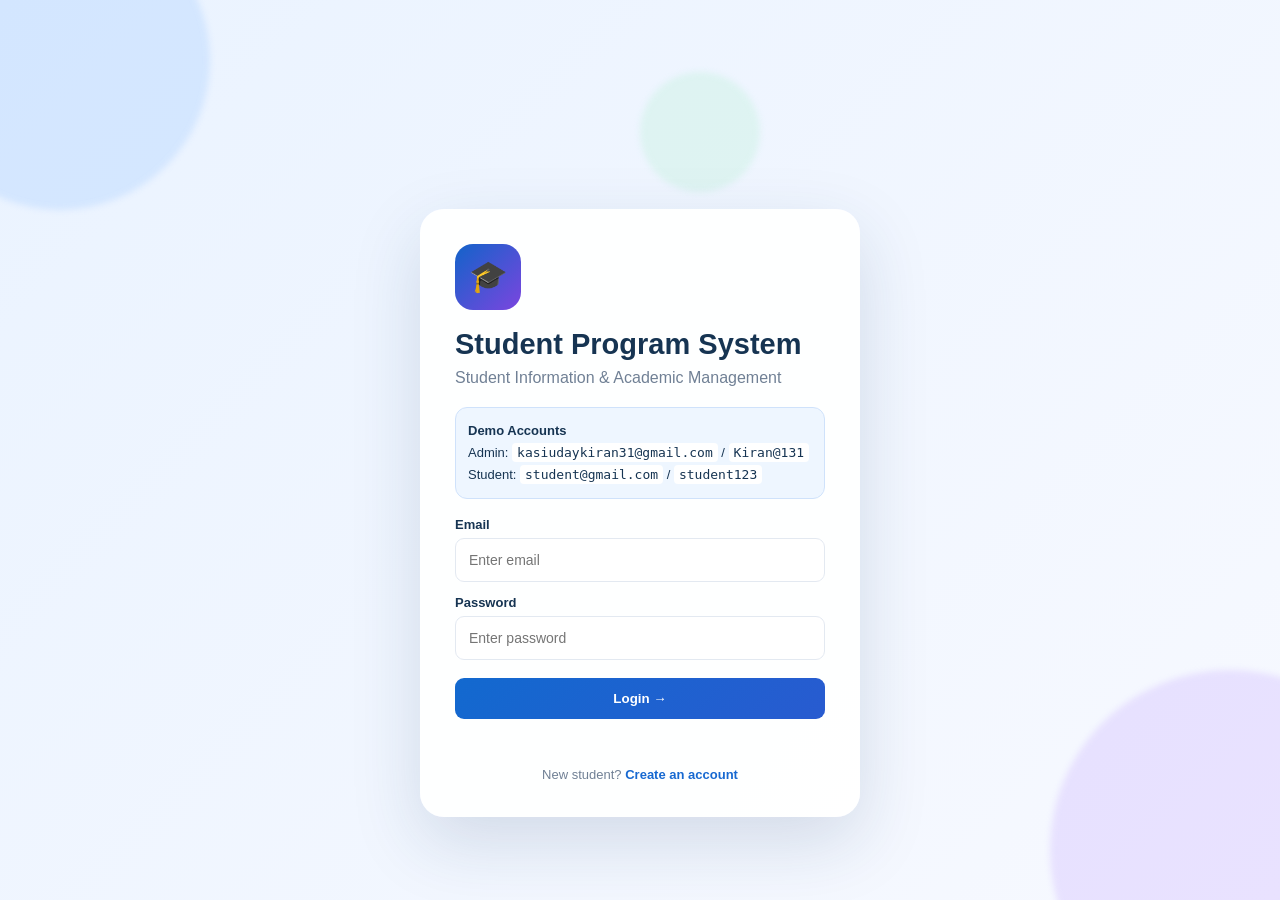
<file: index.html>
<!DOCTYPE html>
<html lang="en">
<head>
<meta charset="UTF-8">
<meta name="viewport" content="width=device-width, initial-scale=1.0">
<title>Student Program System</title>
<link rel="stylesheet" href="style.css">
</head>
<body class="login-body">
<div class="login-bg"><span></span><span></span><span></span></div>
<div class="login-card">
  <div class="logo-box">🎓</div>
  <h1>Student Program System</h1>
  <p class="sub">Student Information & Academic Management</p>
  <div class="demo">
    <b>Demo Accounts</b>
    <div>Admin: <code>kasiudaykiran31@gmail.com</code> / <code>Kiran@131</code></div>
    <div>Student: <code>student@gmail.com</code> / <code>student123</code></div>
  </div>
  <form id="loginForm">
    <label>Email</label>
    <input id="email" type="email" placeholder="Enter email" required>
    <label>Password</label>
    <input id="password" type="password" placeholder="Enter password" required>
    <button class="btn primary full" type="submit">Login <span>→</span></button>
  </form>
  <div id="loginMsg" class="msg"></div>
  <p class="register-link">New student? <a href="register.html">Create an account</a></p>
</div>
<script src="script.js"></script>
</body>
</html>
</file>
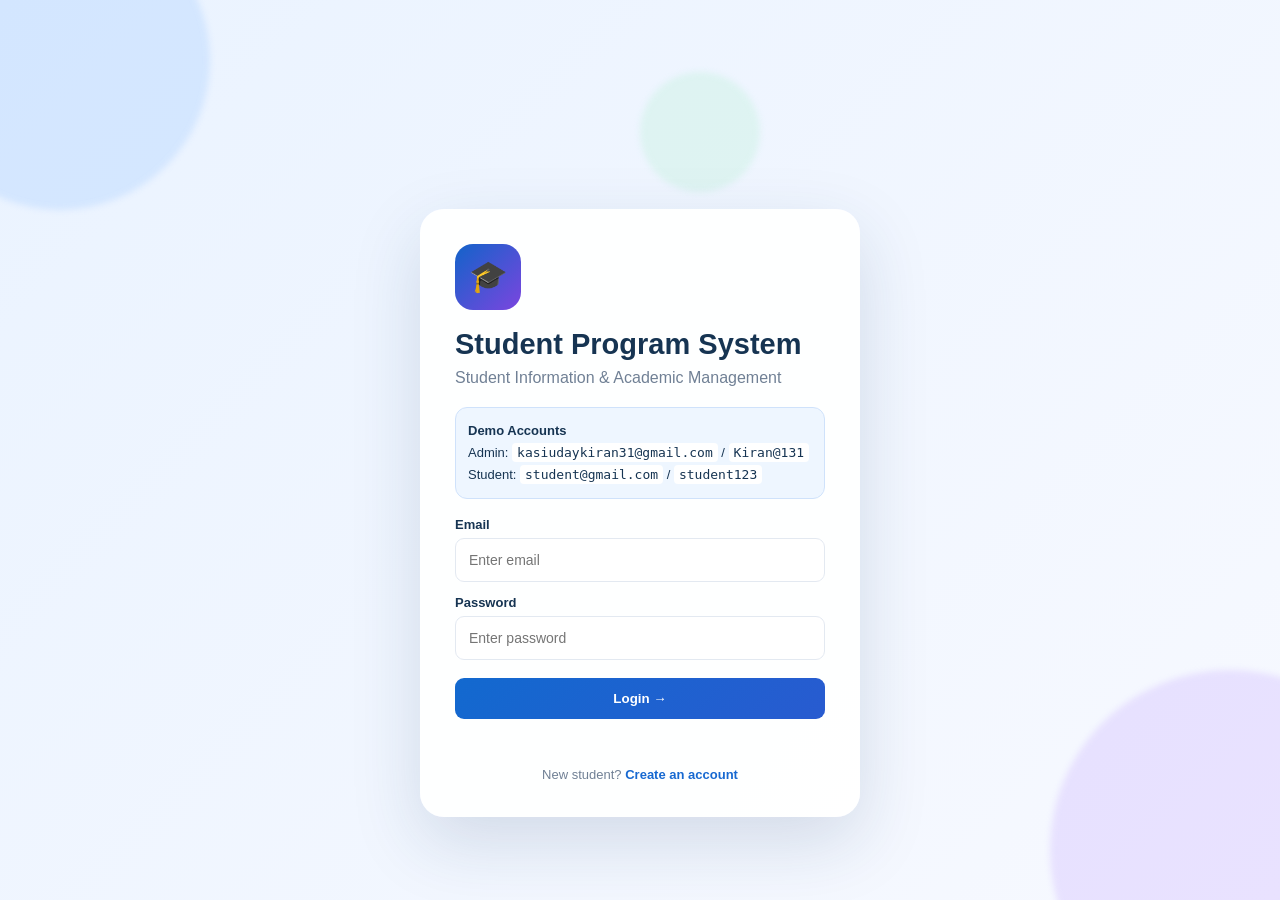
<file: admin.html>
<!DOCTYPE html>
<html lang="en">
<head>
<meta charset="UTF-8"><meta name="viewport" content="width=device-width,initial-scale=1.0">
<title>Student Program System - Admin</title><link rel="stylesheet" href="style.css">
</head>
<body>
<div class="app admin-app">
<aside class="sidebar">
  <div class="side-brand"><div class="mini-logo">🎓</div><div><b>STUDENT PROGRAM</b><small>SYSTEM</small></div></div>
  <div class="profile"><div class="avatar">AD</div><div><b id="adminSideName">Admin</b><small>Administrator</small></div></div>
  <div class="menu-label">ADMIN MENU</div>
  <button class="nav active" data-page="admin-dashboard"><span>📊</span>Dashboard</button>
  <button class="nav" data-page="students"><span>👨‍🎓</span>Students</button>
  <button class="nav" data-page="reports"><span>📄</span>Reports</button>
  <button class="nav" data-page="notices"><span>📢</span>Notices</button>
  <button class="nav" data-page="analytics"><span>📈</span>Analytics</button>
  <div class="side-bottom"><button class="nav logout-side" onclick="logout()"><span>↪️</span>Logout</button></div>
</aside>
<main class="main"><header class="topbar"><button class="hamb" id="hamb">☰</button><div><h2 id="adminTitle">Admin Dashboard</h2><small>Manage students and academic reports</small></div><div class="top-user"><div class="top-avatar">AD</div><b>Administrator</b></div></header><section id="adminContent" class="content"></section></main>
</div><div id="toast"></div><script src="script.js"></script><script>initAdmin();</script>
</body></html>
</file>
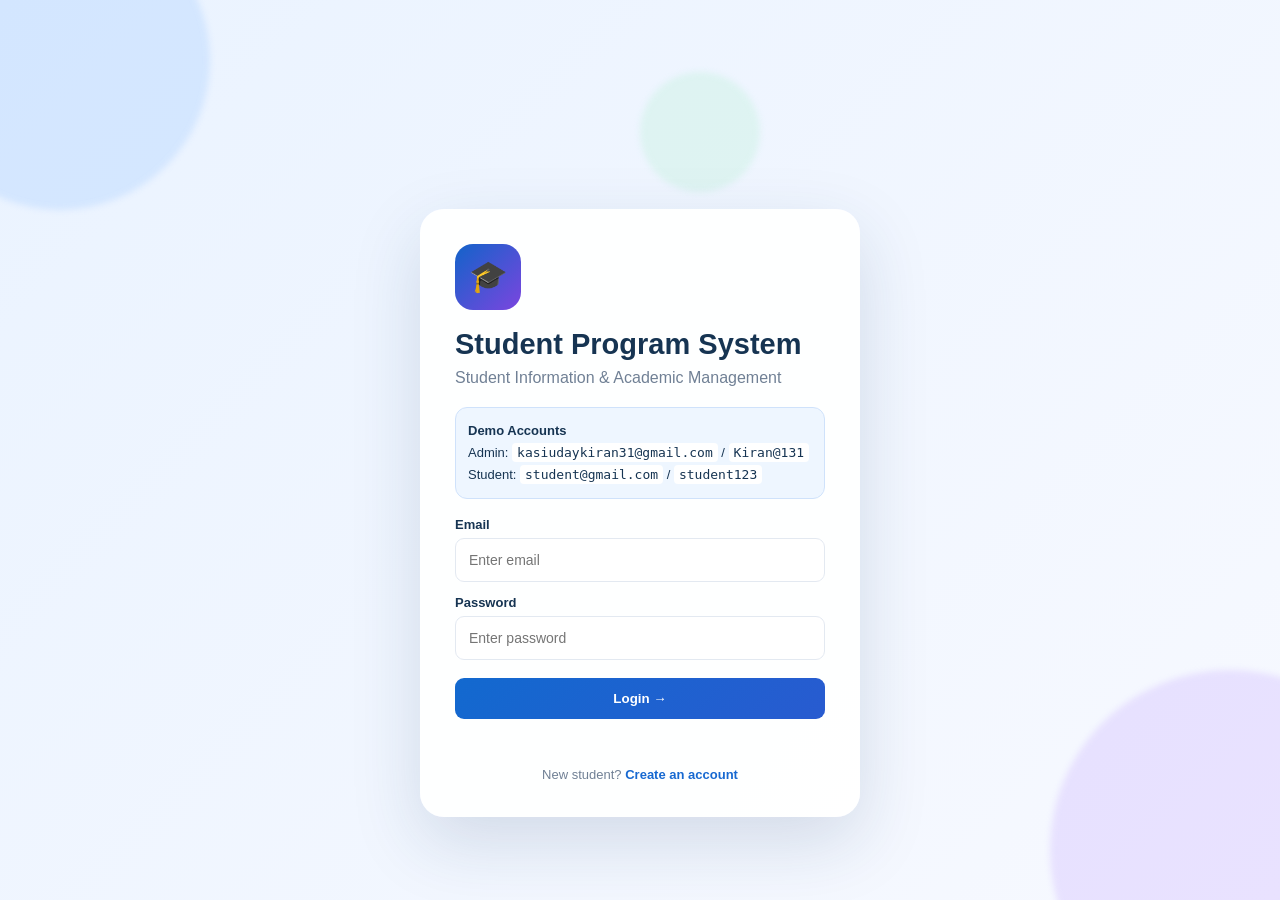
<file: dashboard.html>
<!DOCTYPE html>
<html lang="en">
<head>
<meta charset="UTF-8">
<meta name="viewport" content="width=device-width,initial-scale=1.0">
<title>Student Program System</title>
<link rel="stylesheet" href="style.css">
</head>
<body>
<div class="app">
<aside class="sidebar" id="sidebar">
  <div class="side-brand">
    <div class="mini-logo">🎓</div>
    <div><b>STUDENT PROGRAM</b><small>SYSTEM</small></div>
  </div>
  <div class="profile">
    <div class="avatar" id="avatar">UK</div>
    <div><b id="sideName">Student</b><small id="sideId">STU0001</small></div>
  </div>
  <div class="menu-label">MAIN MENU</div>
  <button class="nav active" data-page="dashboard"><span>🏠</span>Dashboard</button>
  <button class="nav" data-page="profile"><span>👤</span>My Profile</button>
  <button class="nav" data-page="academics"><span>📚</span>Academics</button>
  <button class="nav" data-page="attendance"><span>🗓️</span>Attendance</button>
  <button class="nav" data-page="results"><span>📊</span>Results</button>
  <div class="menu-label">STUDENT SERVICES</div>
  <button class="nav" data-page="fees"><span>💳</span>Fee Details</button>
  <button class="nav" data-page="timetable"><span>🕘</span>Time Table</button>
  <button class="nav" data-page="assignments"><span>📝</span>Assignments</button>
  <button class="nav" data-page="notices"><span>📢</span>Notices</button>
  <button class="nav" data-page="reports"><span>📄</span>Reports</button>
  <div class="side-bottom"><button class="nav" id="darkBtn"><span>🌙</span>Dark Mode</button><button class="nav logout-side" onclick="logout()"><span>↪️</span>Logout</button></div>
</aside>

<main class="main">
<header class="topbar">
  <button class="hamb" id="hamb">☰</button>
  <div><h2 id="pageTitle">Student Dashboard</h2><small>Welcome to Student Program System</small></div>
  <div class="top-user"><button class="bell">🔔</button><div class="top-avatar" id="topAvatar">UK</div><b id="topName">Uday Kiran</b></div>
</header>
<section id="content" class="content"></section>
</main>
</div>
<div id="toast"></div>
<script src="script.js"></script>
<script>initApp();</script>
</body>
</html>
</file>
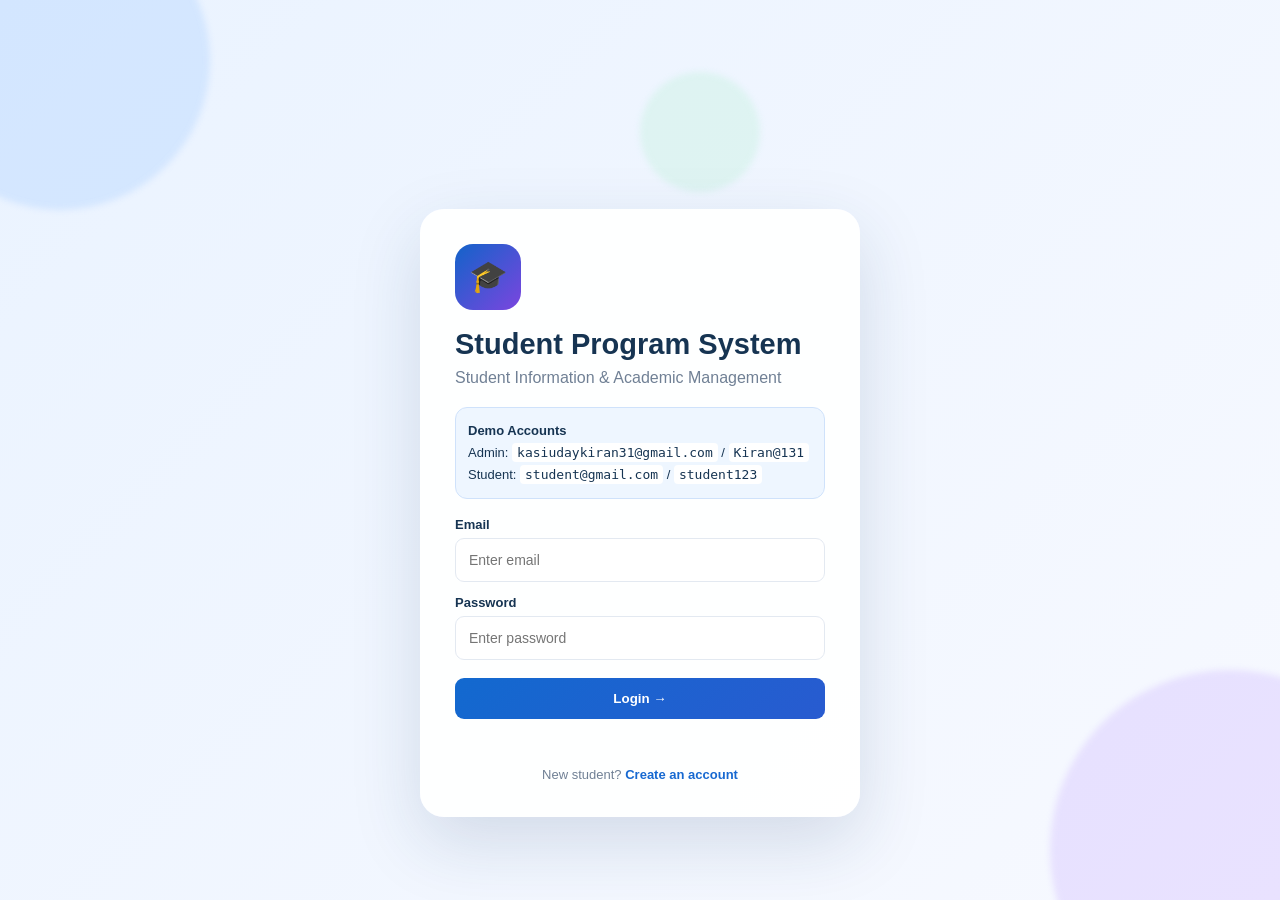
<file: parent.html>
<!DOCTYPE html>
<html lang="en">
<head>
<meta charset="UTF-8">
<meta name="viewport" content="width=device-width,initial-scale=1.0">
<title>Parent Dashboard - Student Program System</title>
<link rel="stylesheet" href="style.css">
</head>
<body>
<div class="app">
<aside class="sidebar">
  <div class="side-brand"><div class="mini-logo">🎓</div><div><b>STUDENT PROGRAM</b><small>SYSTEM</small></div></div>
  <div class="profile"><div class="avatar" id="parentAvatar">PA</div><div><b id="parentName">Parent</b><small>Parent Account</small></div></div>
  <div class="menu-label">PARENT MENU</div>
  <button class="nav active"><span>🏠</span>Dashboard</button>
  <button class="nav" onclick="parentReport()"><span>📊</span>Student Report</button>
  <button class="nav" onclick="parentNotices()"><span>📢</span>Notices</button>
  <div class="side-bottom"><button class="nav logout-side" onclick="logout()"><span>↪️</span>Logout</button></div>
</aside>
<main class="main">
<header class="topbar"><div><h2>Parent Dashboard</h2><small>Monitor student academic progress</small></div><div class="top-user"><div class="top-avatar">PA</div><b id="parentTopName">Parent</b></div></header>
<section id="parentContent" class="content"></section>
</main>
</div>
<div id="toast"></div>
<script src="script.js"></script>
<script>initParent();</script>
</body>
</html>
</file>
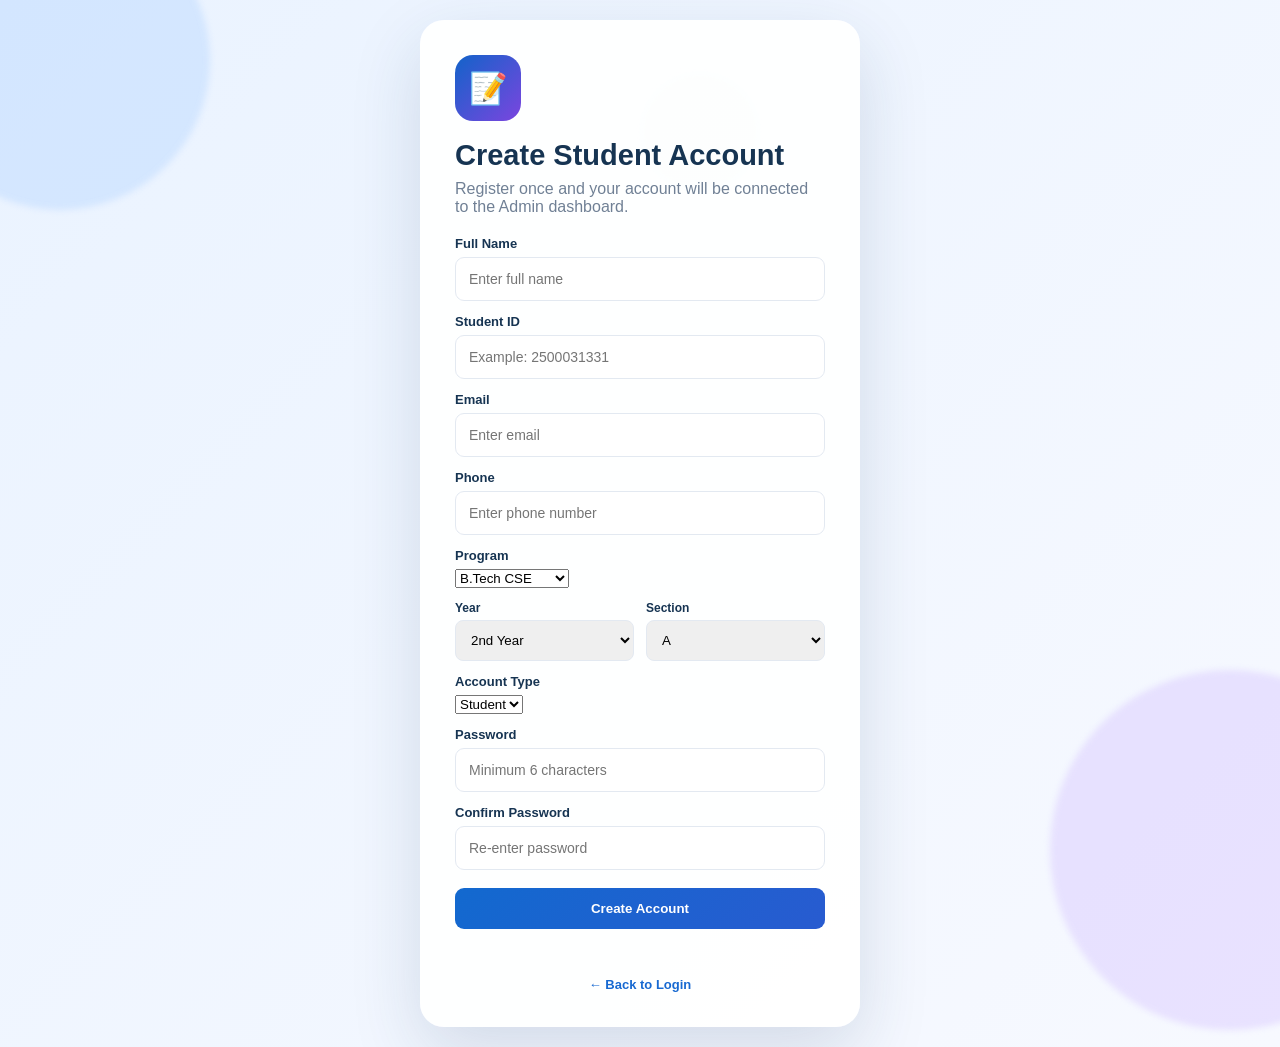
<file: register.html>
<!DOCTYPE html>
<html lang="en">
<head>
<meta charset="UTF-8">
<meta name="viewport" content="width=device-width,initial-scale=1.0">
<title>Register - Student Program System</title>
<link rel="stylesheet" href="style.css">
</head>
<body class="login-body">
<div class="login-bg"><span></span><span></span><span></span></div>
<div class="login-card register-card">
  <div class="logo-box">📝</div>
  <h1>Create Student Account</h1>
  <p class="sub">Register once and your account will be connected to the Admin dashboard.</p>

  <form id="registerForm">
    <label>Full Name</label>
    <input id="regName" type="text" placeholder="Enter full name" required>

    <label>Student ID</label>
    <input id="regId" type="text" placeholder="Example: 2500031331" required>

    <label>Email</label>
    <input id="regEmail" type="email" placeholder="Enter email" required>

    <label>Phone</label>
    <input id="regPhone" type="tel" placeholder="Enter phone number">

    <label>Program</label>
    <select id="regProgram">
      <option>B.Tech CSE</option>
      <option>B.Tech ECE</option>
      <option>B.Tech EEE</option>
      <option>B.Tech AI & ML</option>
      <option>BCA</option>
    </select>

    <div class="form-grid">
      <div class="form-group">
        <label>Year</label>
        <select id="regYear">
          <option>1st Year</option>
          <option selected>2nd Year</option>
          <option>3rd Year</option>
          <option>4th Year</option>
        </select>
      </div>
      <div class="form-group">
        <label>Section</label>
        <select id="regSection">
          <option>A</option><option>B</option><option>C</option><option>D</option>
        </select>
      </div>
    </div>


    <label>Account Type</label>
    <select id="regRole"><option value="student">Student</option><option value="parent">Parent</option></select>
    <div id="linkedBox" style="display:none"><label>Student Email to Link</label><input id="regStudentEmail" type="email" placeholder="student@gmail.com"></div>

    <label>Password</label>
    <input id="regPassword" type="password" minlength="6" placeholder="Minimum 6 characters" required>

    <label>Confirm Password</label>
    <input id="regConfirm" type="password" minlength="6" placeholder="Re-enter password" required>

    <button class="btn primary full" type="submit">Create Account</button>
  </form>
  <script>
    document.getElementById("regRole").addEventListener("change",function(){
      document.getElementById("linkedBox").style.display=this.value==="parent"?"block":"none";
      document.getElementById("regId").placeholder=this.value==="parent"?"Optional":"Example: 2500031331";
    });
  </script>
  <div id="registerMsg" class="msg"></div>
  <p class="register-link"><a href="index.html">← Back to Login</a></p>
</div>
<script src="script.js"></script>
</body>
</html>
</file>
<file: style.css>
*{box-sizing:border-box} :root{--nav:#082e5c;--nav2:#0b3d78;--blue:#1769d1;--light:#f4f7fb;--card:#fff;--text:#163452;--muted:#708095;--line:#e3e9f1;--green:#149c6d;--orange:#d99018;--red:#d84a4a;--shadow:0 8px 24px rgba(26,58,95,.08)}
body{margin:0;font-family:Arial,Helvetica,sans-serif;background:var(--light);color:var(--text);overflow-x:hidden}.login-body{min-height:100vh;display:grid;place-items:center;background:linear-gradient(135deg,#eaf3ff,#f7f9ff);padding:20px}.login-bg span{position:fixed;border-radius:50%;filter:blur(3px);opacity:.45;animation:float 8s ease-in-out infinite}.login-bg span:nth-child(1){width:300px;height:300px;background:#b8d7ff;left:-90px;top:-90px}.login-bg span:nth-child(2){width:360px;height:360px;background:#d7c6ff;right:-130px;bottom:-130px;animation-delay:2s}.login-bg span:nth-child(3){width:120px;height:120px;background:#c9f2e2;left:50%;top:8%;animation-delay:4s}@keyframes float{50%{transform:translateY(-22px) scale(1.05)}}.login-card{width:min(440px,100%);padding:35px;border-radius:24px;background:rgba(255,255,255,.92);box-shadow:0 25px 70px rgba(30,62,100,.15);position:relative;animation:rise .7s ease}@keyframes rise{from{opacity:0;transform:translateY(25px)}to{opacity:1;transform:none}}.logo-box{width:66px;height:66px;border-radius:18px;background:linear-gradient(135deg,#1263c9,#7b45df);display:grid;place-items:center;color:#fff;font-size:31px;margin-bottom:18px}.login-card h1{margin:0;font-size:29px}.sub{color:var(--muted);margin:8px 0 20px}.demo{background:#eef6ff;border:1px solid #cfe2fb;padding:12px;border-radius:12px;font-size:13px;line-height:1.7;margin-bottom:18px}.demo code{background:#fff;padding:2px 5px;border-radius:4px}.login-card label{display:block;font-size:13px;font-weight:bold;margin:13px 0 6px}.login-card input{width:100%;padding:13px;border:1px solid var(--line);border-radius:9px;font-size:14px;outline:none}.login-card input:focus{border-color:#65a3e9;box-shadow:0 0 0 4px #dcecff}.btn{border:0;border-radius:9px;padding:13px 17px;font-weight:bold;cursor:pointer;transition:.2s}.btn:hover{transform:translateY(-2px)}.primary{color:white;background:linear-gradient(135deg,#1269cf,#285bd0)}.full{width:100%;margin-top:18px}.msg{min-height:20px;text-align:center;font-size:13px;font-weight:bold;margin-top:12px}.msg.error{color:var(--red)}.msg.ok{color:var(--green)}

.app{display:flex;min-height:100vh}.sidebar{width:224px;background:linear-gradient(180deg,#0a376b,#082c56);color:#fff;position:fixed;left:0;top:0;bottom:0;z-index:20;box-shadow:5px 0 20px rgba(0,0,0,.08);display:flex;flex-direction:column}.side-brand{padding:18px 12px;border-bottom:1px solid rgba(255,255,255,.1);display:flex;gap:9px;align-items:center}.mini-logo{width:37px;height:37px;background:#fff;border-radius:10px;display:grid;place-items:center;font-size:19px}.side-brand b{font-size:15px;display:block}.side-brand small{font-size:9px;opacity:.7;letter-spacing:1px}.profile{padding:17px 12px;background:rgba(255,255,255,.04);display:flex;gap:10px;align-items:center}.avatar{width:43px;height:43px;background:#fff;color:#163d6d;border-radius:50%;display:grid;place-items:center;font-weight:bold}.profile b{display:block;font-size:13px}.profile small{opacity:.7;font-size:11px}.menu-label{font-size:9px;color:#9eb9d8;margin:17px 15px 7px;letter-spacing:.7px}.nav{margin:2px 6px;width:calc(100% - 12px);background:transparent;border:0;color:#e9f2fd;padding:11px 12px;text-align:left;border-radius:7px;cursor:pointer;font-size:14px;display:flex;gap:11px;align-items:center}.nav:hover,.nav.active{background:#15538f}.nav.active{box-shadow:inset 3px 0 #53a0ff}.side-bottom{margin-top:auto;padding-bottom:10px}.logout-side{color:#ffd3d3}.main{margin-left:224px;width:calc(100% - 224px);min-height:100vh}.topbar{height:78px;background:#fff;border-bottom:1px solid var(--line);display:flex;align-items:center;justify-content:space-between;padding:0 25px;position:sticky;top:0;z-index:10}.topbar h2{margin:0;font-size:21px}.topbar small{color:var(--muted);font-size:11px}.top-user{display:flex;align-items:center;gap:10px;font-size:14px}.top-avatar{width:34px;height:34px;border-radius:50%;background:#eef3f9;display:grid;place-items:center;color:#23466d;font-weight:bold}.bell{border:1px solid var(--line);background:#fff;padding:9px;border-radius:8px}.hamb{display:none}.content{padding:20px 25px 45px;animation:fade .4s ease}@keyframes fade{from{opacity:0;transform:translateY(7px)}to{opacity:1;transform:none}}.hero{background:linear-gradient(110deg,#0c3c76,#1768c7);color:#fff;border-radius:10px;padding:24px 27px;display:flex;justify-content:space-between;align-items:center;box-shadow:var(--shadow);margin-bottom:18px}.hero h1{margin:0 0 8px;font-size:25px}.hero p{margin:0;opacity:.82;font-size:13px}.hero-icon{font-size:55px;opacity:.85}.cards{display:grid;grid-template-columns:repeat(4,1fr);gap:14px;margin-bottom:18px}.stat{background:#fff;border:1px solid var(--line);border-radius:9px;padding:17px;box-shadow:var(--shadow);transition:.25s}.stat:hover{transform:translateY(-4px)}.stat .ico{font-size:22px}.stat b{display:block;font-size:25px;margin-top:8px}.stat small{color:var(--muted)}.grid{display:grid;grid-template-columns:2fr 1fr;gap:18px;margin-bottom:18px}.panel{background:#fff;border:1px solid var(--line);border-radius:9px;padding:18px;box-shadow:var(--shadow)}.panel-title{display:flex;justify-content:space-between;align-items:center;border-bottom:1px solid var(--line);padding-bottom:12px;margin-bottom:14px}.panel-title h3{margin:0;font-size:17px}.panel-title p{margin:4px 0 0;color:var(--muted);font-size:12px}.chart{height:230px;display:flex;align-items:flex-end;gap:16px;padding:20px 10px 5px;border-bottom:1px solid #dfe5ec}.bar-col{flex:1;height:100%;display:flex;align-items:flex-end;justify-content:center;position:relative}.bar{width:65%;background:#1769d1;border-radius:6px 6px 0 0;min-height:10px;animation:grow .8s ease}.bar-col label{position:absolute;bottom:-24px;color:#7c8795;font-size:11px}.bar-col em{position:absolute;top:-4px;font-size:11px;color:#64748b;font-style:normal}.notice{padding:13px;background:#f7faff;border-left:4px solid #1670d2;margin:9px 0;font-size:13px}.notice b{display:block;margin-bottom:5px}.notice span{color:#617084}.table-wrap{overflow:auto}.data-table{width:100%;border-collapse:collapse;font-size:13px}.data-table th{background:#f4f6f9;text-align:left;color:#566578;padding:12px}.data-table td{padding:12px;border-bottom:1px solid #edf0f4}.badge{padding:5px 10px;border-radius:20px;font-size:11px;font-weight:bold;background:#e5f6ee;color:#159263;display:inline-block}.badge.warn{background:#fff3d8;color:#a87312}.badge.red{background:#ffe3e3;color:#c13e3e}.subject-grid{display:grid;grid-template-columns:repeat(2,1fr);gap:12px}.subject{border:1px solid var(--line);border-radius:9px;padding:14px;transition:.2s}.subject:hover{transform:translateY(-3px);box-shadow:var(--shadow)}.subject b{display:block;margin-bottom:5px}.subject small{color:var(--muted)}.progress{height:7px;background:#e9eef5;border-radius:10px;margin-top:10px;overflow:hidden}.progress i{display:block;height:100%;background:#1769d1;border-radius:10px}.profile-grid{display:grid;grid-template-columns:1fr 1fr;gap:14px}.info{padding:15px;background:#f8fafc;border-radius:8px}.info small{display:block;color:var(--muted);margin-bottom:5px}.big-result{display:grid;grid-template-columns:repeat(3,1fr);gap:14px}.result-box{text-align:center;padding:22px;border-radius:10px;background:#f6f9fd}.result-box b{font-size:28px;display:block;color:#1769d1}.result-box span{color:var(--muted);font-size:12px}.search{padding:11px 12px;border:1px solid var(--line);border-radius:8px;outline:0;width:260px}.toolbar{display:flex;justify-content:space-between;gap:10px;align-items:center;margin-bottom:14px}.form-grid{display:grid;grid-template-columns:1fr 1fr;gap:12px}.form-group label{display:block;font-size:12px;font-weight:bold;margin-bottom:5px}.form-group input,.form-group select,.form-group textarea{width:100%;padding:11px;border:1px solid var(--line);border-radius:8px}.form-group.full{grid-column:1/-1}.actions{display:flex;gap:8px}.small-btn{padding:8px 11px;border:0;border-radius:7px;cursor:pointer;font-weight:bold}.blue{background:#e5f0ff;color:#1260b8}.red{background:#ffe6e6;color:#b73737}@keyframes grow{from{height:0}}

body.dark{--light:#0d1726;--card:#142238;--text:#e9f1fb;--muted:#9eb0c7;--line:#263952}body.dark .topbar,body.dark .panel,body.dark .stat,body.dark .subject,body.dark .info,body.dark .login-card{background:#142238;color:#e9f1fb}body.dark .data-table th{background:#1b2b42}body.dark .notice,body.dark .result-box{background:#182b44}body.dark .top-avatar,body.dark .bell{background:#1a2a40;color:#fff}
@media(max-width:900px){.sidebar{transform:translateX(-100%);transition:.25s}.sidebar.open{transform:none}.main{margin-left:0;width:100%}.hamb{display:block;border:0;background:#fff;font-size:21px;margin-right:12px}.topbar>div:first-of-type{margin-right:auto}.cards{grid-template-columns:repeat(2,1fr)}.grid{grid-template-columns:1fr}.content{padding:15px}.topbar{padding:0 15px}.top-user b,.bell{display:none}}
@media(max-width:600px){.cards,.subject-grid,.profile-grid,.big-result,.form-grid{grid-template-columns:1fr}.hero-icon{display:none}.topbar h2{font-size:17px}.top-user{display:none}.toolbar{align-items:stretch;flex-direction:column}.search{width:100%}}

.register-link{text-align:center;margin:16px 0 0;color:var(--muted);font-size:13px}.register-link a{color:#1769d1;font-weight:bold;text-decoration:none}.register-card{max-width:560px}.register-card .form-grid{margin-top:0}.register-card .form-group label{margin-top:13px}
#toast{position:fixed;right:22px;bottom:22px;background:#163f6f;color:#fff;padding:12px 17px;border-radius:9px;box-shadow:0 10px 30px #0002;opacity:0;transform:translateY(15px);pointer-events:none;transition:.25s;z-index:99;font-size:13px}#toast.show{opacity:1;transform:none}
</file>
